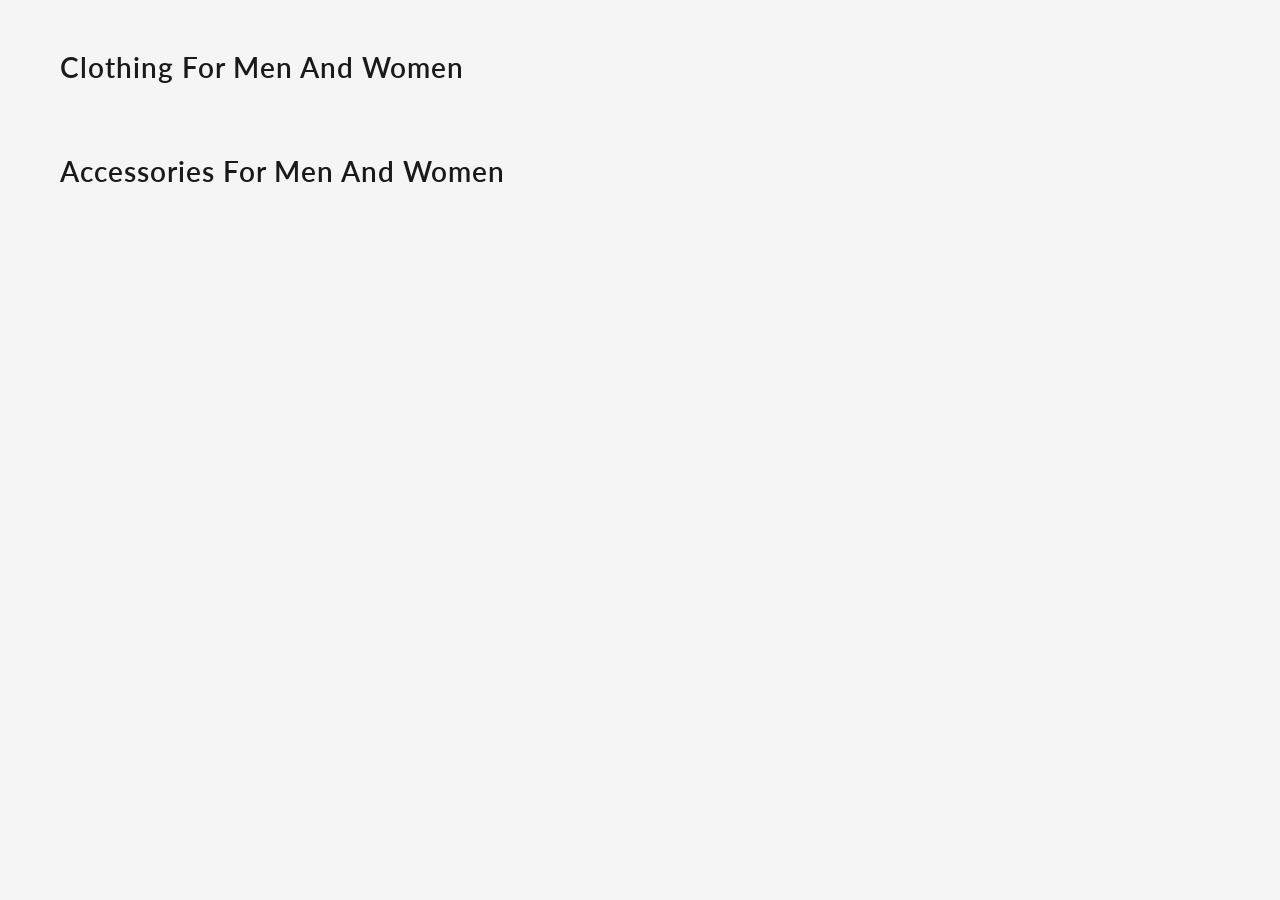
<file: content.html>
<!DOCTYPE html>
<html lang="en">
<head>
    <meta charset="UTF-8">
    <meta name="viewport" content="width=device-width, initial-scale=1.0">
    <meta http-equiv="X-UA-Compatible" content="ie=edge">
    <title> CONTENT | E-COMMERCE WEBSITE BY EDYODA </title>
    <link href="https://fonts.googleapis.com/css?family=Lato&display=swap" rel="stylesheet">
    <!-- favicon -->
    <link rel="icon" href="https://yt3.ggpht.com/a/AGF-l78km1YyNXmF0r3-0CycCA0HLA_i6zYn_8NZEg=s900-c-k-c0xffffffff-no-rj-mo" type="image/gif" sizes="16x16">

    <link rel="stylesheet" href="css/content.css">

</head>
<body>
    <!-- CONTENT SECTION -->
    <div id="mainContainer">
        <section class="products-section">
            <h1>Clothing for Men and Women</h1>
            <div id="containerClothing" class="products-grid">
                <!-- JS rendered code -->
            </div>
        </section>

        <section class="products-section">
            <h1>Accessories for Men and Women</h1>
            <div id="containerAccessories" class="products-grid">
                <!-- JS rendered code -->
            </div>
        </section>
    </div>
</body>
<script src="content.js"></script>
</html>
</file>
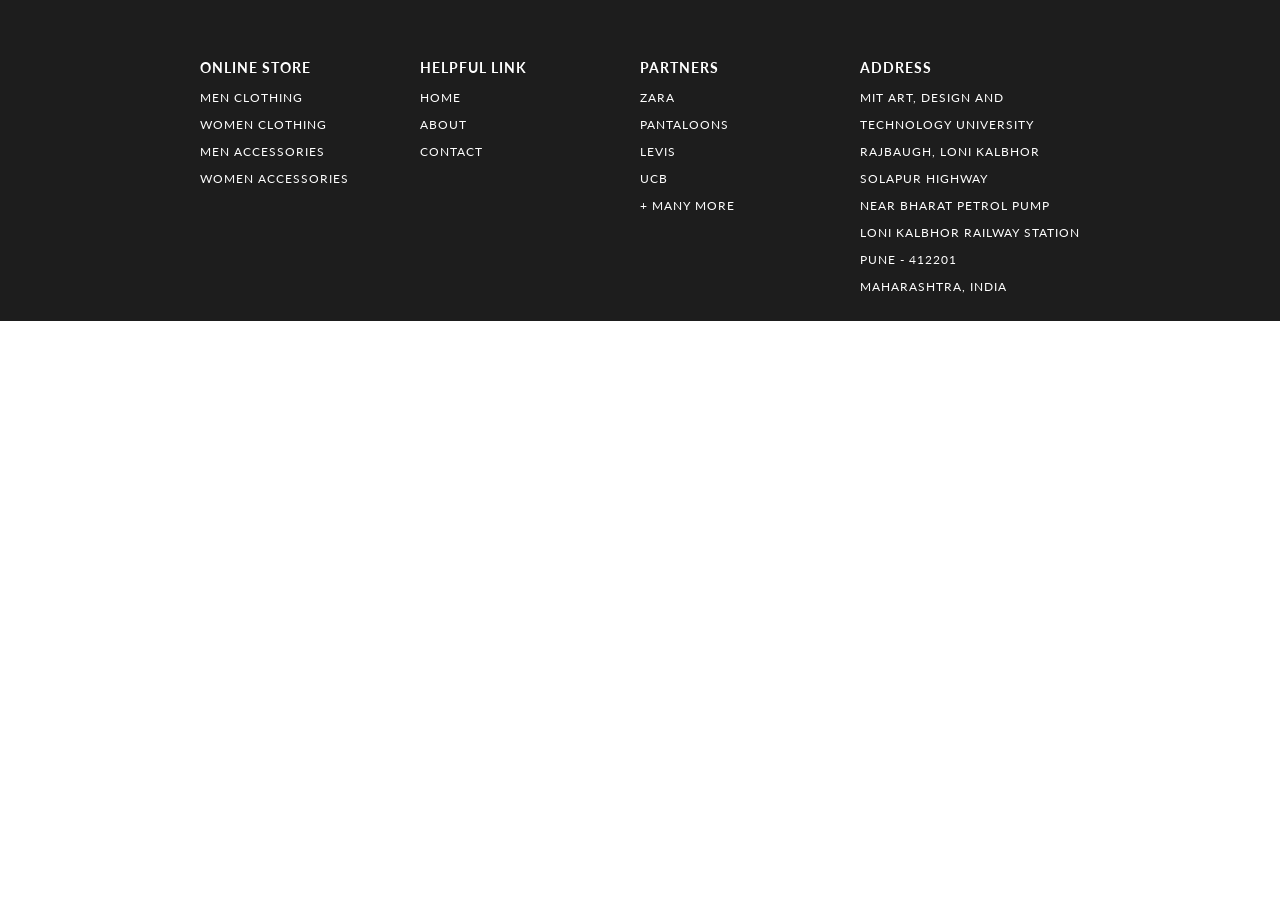
<file: footer.html>
<!DOCTYPE html>
<html lang="en">
<head>
    <meta charset="UTF-8">
    <meta name="viewport" content="width=device-width, initial-scale=1.0">
    <meta http-equiv="X-UA-Compatible" content="ie=edge">
    <title> FOOTER | E-COMMERCE WEBSITE </title>
    <!-- EXTERNAL LINKS -->
    <link href="https://fonts.googleapis.com/css?family=Source+Sans+Pro:300,400" rel="stylesheet">
    <link href="https://fonts.googleapis.com/css?family=Lato&display=swap" rel="stylesheet">
    <link rel="stylesheet" href="css/footer.css">
    <!-- Font Awesome for social icons -->
    <link rel="stylesheet" href="https://cdnjs.cloudflare.com/ajax/libs/font-awesome/5.15.4/css/all.min.css">
</head>

<body>
    <footer>
        <section>    
            <div id="containerFooter">
                
                <div id="webFooter">
                    <h3> online store </h3>
                    <p> men clothing </p>
                    <p> women clothing </p>
                    <p> men accessories </p>
                    <p> women accessories </p>
                </div>
                <div id="webFooter">
                    <h3> helpful link </h3>
                    <p> home </p>
                    <p> about </p>
                    <p> contact </p>
                </div>
                <div id="webFooter">
                    <h3> partners </h3>
                    <p> zara </p>
                    <p> pantaloons </p>
                    <p> levis </p>
                    <p> ucb </p>
                    <p> + many more </p>
                </div>
                <div id="webFooter">
                    <h3> address </h3>
                    <p> MIT Art, Design and </p>
                    <p> Technology University </p>
                    <p> Rajbaugh, Loni Kalbhor </p>
                    <p> Solapur Highway </p>
                    <p> Near Bharat Petrol Pump </p>
                    <p> Loni Kalbhor Railway Station </p>
                    <p> Pune - 412201 </p>
                    <p> Maharashtra, India </p>
                </div>
            </div>
        </section>

    </footer>
</body>
</html>
</file>
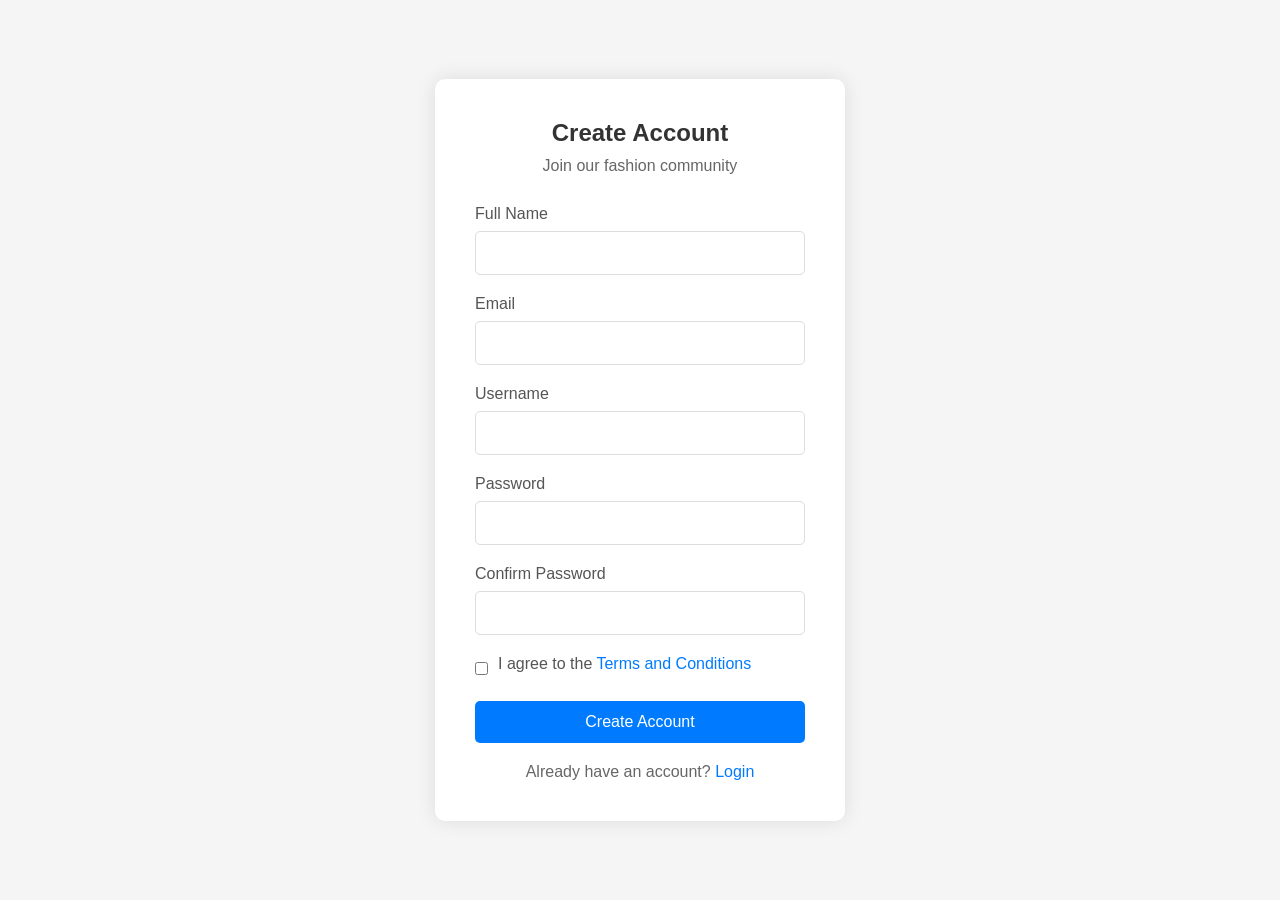
<file: register.html>
<!DOCTYPE html>
<html lang="en">
<head>
    <meta charset="UTF-8">
    <meta name="viewport" content="width=device-width, initial-scale=1.0">
    <title>Register - Fashion Store</title>
    <link rel="stylesheet" href="css/register.css">
</head>
<body>
    <div class="container">
        <div class="register-container">
            <h2>Create Account</h2>
            <p class="subtitle">Join our fashion community</p>
            
            <form id="registerForm" class="register-form">
                <div class="form-group">
                    <label for="fullName">Full Name</label>
                    <input type="text" id="fullName" name="fullName" required>
                </div>
                
                <div class="form-group">
                    <label for="email">Email</label>
                    <input type="email" id="email" name="email" required>
                </div>
                
                <div class="form-group">
                    <label for="username">Username</label>
                    <input type="text" id="username" name="username" required>
                </div>
                
                <div class="form-group">
                    <label for="password">Password</label>
                    <input type="password" id="password" name="password" required>
                </div>
                
                <div class="form-group">
                    <label for="confirmPassword">Confirm Password</label>
                    <input type="password" id="confirmPassword" name="confirmPassword" required>
                </div>
                
                <div class="form-group terms">
                    <input type="checkbox" id="terms" name="terms" required>
                    <label for="terms">I agree to the <a href="#">Terms and Conditions</a></label>
                </div>
                
                <button type="submit" class="register-btn">Create Account</button>
                
                <div class="form-footer">
                    <p>Already have an account? <a href="login.html">Login</a></p>
                </div>
            </form>
        </div>
    </div>
    <script src="js/register.js"></script>
</body>
</html>
</file>
<file: css/content.css>
/* Reset and Base Styles */
* {
    margin: 0;
    padding: 0;
    box-sizing: border-box;
}

body {
    margin: 0;
    font-family: 'Lato', sans-serif;
    background-color: #f5f5f5;
}

/* Main Container */
#mainContainer {
    max-width: 1200px;
    margin: 0 auto;
    padding: 20px;
}

/* Section Styles */
.products-section {
    margin-bottom: 40px;
}

h1 {
    font-size: 28px;
    font-weight: 600;
    color: rgb(27, 25, 25);
    margin: 30px 0;
    text-transform: capitalize;
    letter-spacing: 1px;
}

/* Product Grid */
.products-grid {
    display: grid;
    grid-template-columns: repeat(auto-fill, minmax(220px, 1fr));
    gap: 30px;
    padding: 0 20px;
}

/* Product Card */
#box {
    background-color: white;
    border-radius: 5px;
    overflow: hidden;
    transition: transform 0.3s ease, box-shadow 0.3s ease;
    cursor: pointer;
}

#box:hover {
    transform: translateY(-5px);
    box-shadow: 0 5px 15px rgba(0, 0, 0, 0.1);
}

/* Product Image */
#box img {
    width: 100%;
    height: 300px;
    object-fit: cover;
    display: block;
}

/* Product Details */
#details {
    padding: 15px;
}

#box h3 {
    font-size: 16px;
    margin-bottom: 8px;
    color: #333;
}

#box h4 {
    font-size: 14px;
    color: #666;
    font-weight: 400;
    margin-bottom: 8px;
}

#box h2 {
    font-size: 18px;
    color: #1e88e5;
    margin-bottom: 5px;
}

/* Links */
#box a {
    text-decoration: none;
    color: inherit;
}

/* Media Queries */
@media (max-width: 1200px) {
    #mainContainer {
        padding: 15px;
    }
    
    .products-grid {
        grid-template-columns: repeat(auto-fill, minmax(200px, 1fr));
        gap: 20px;
    }
}

@media (max-width: 768px) {
    h1 {
        font-size: 24px;
        margin: 20px 0;
    }
    
    .products-grid {
        grid-template-columns: repeat(auto-fill, minmax(180px, 1fr));
        gap: 15px;
    }
    
    #box img {
        height: 250px;
    }
}

@media (max-width: 480px) {
    h1 {
        font-size: 20px;
    }
    
    .products-grid {
        grid-template-columns: repeat(auto-fill, minmax(150px, 1fr));
        gap: 10px;
    }
    
    #box img {
        height: 200px;
    }
    
    #details {
        padding: 10px;
    }
}
</file>
<file: css/footer.css>
body
{
    margin: 0;
    font-family: 'Lato', sans-serif;
}

#containerFooter
{
    width: 100%;
    background-color: rgb(29, 29, 29);
    color: white;
    letter-spacing: 1px;
    display: grid;
    grid-template-columns: repeat(4, 1fr);
    text-transform: uppercase;
    font-size: 15px;
    padding: 15px 300px;
    box-sizing: border-box;
}
#containerFooter h3:hover, #containerFooter p:hover
{
    color: lightslategray;
    cursor: pointer;
}
#webFooter
{
    padding-top: 30px;
    font-size: 12px;
}
#credit 
{
    width: 100%;
    margin: auto;
    padding: 20px 0;
    text-align: center;
    background-color: rgb(29, 29, 29);
    color: white;
    font-size: 11px;
    letter-spacing: 1px;
}

#credit a
{
    color: white;
    text-decoration: none;
    position: relative;
}
#credit a::after
{
content: "";
background: white;
mix-blend-mode: exclusion;
width: calc(100% + 18px);
height: 0;
position: absolute;
bottom: -4px;
left: -10px;
transition: all .3s cubic-bezier(0.445, 0.05, 0.55, 0.95);
}
#credit a:hover::after
{
    height: calc(100% + 8px)
}

.profile-section {
    display: flex;
    align-items: center;
    justify-content: center;
    padding: 25px;
    gap: 20px;
    background: linear-gradient(to right, rgba(29,29,29,0.95), rgba(29,29,29,0.98));
}

.profile-photo {
    width: 80px;
    height: 80px;
    border-radius: 50%;
    object-fit: cover;
    border: 3px solid white;
    box-shadow: 0 2px 8px rgba(0,0,0,0.2);
}

.profile-info {
    text-align: left;
}

.developer-name {
    font-size: 16px;
    font-weight: bold;
    margin: 0 0 8px 0;
    color: white;
    letter-spacing: 0.5px;
}

.linkedin-link {
    display: flex;
    align-items: center;
    gap: 8px;
    color: #0077b5;
    text-decoration: none;
    font-size: 14px;
    transition: all 0.3s ease;
    padding: 5px 12px;
    border-radius: 4px;
    background: rgba(255,255,255,0.1);
}

.linkedin-link:hover {
    color: #00a0dc;
    background: rgba(255,255,255,0.15);
    transform: translateY(-1px);
}

.linkedin-link i {
    font-size: 18px;
}

/* ----------------------------- MEDIA QUERY --------------------------- */

@media(max-width: 1350px)
{
    #containerFooter
    {
        padding: 15px 200px;
    }
}
@media(max-width: 1166px)
{
    #containerFooter
    {
        padding: 15px 100px;
    }
}
@media(max-width: 950px)
{
    #containerFooter
    {
        padding: 15px 50px;
    }
}
@media(max-width: 850px)
{
    #containerFooter
    {
        font-size: 13px;
    }
    #webFooter
    {
        font-size: 10px;
    }
}
@media(max-width: 750px)
{
    #containerFooter
    {
        display: grid;
        grid-template-columns: 1fr 1fr;
        padding: 15px 100px;
    }
    #webFooter
    {
        padding: 15px 20px;
    }
}
@media(max-width: 540px)
{
    #containerFooter
    {
        padding: 0 25px;
    }
}
@media(max-width: 480px) {
    .profile-section {
        flex-direction: column;
        text-align: center;
        padding: 20px;
    }
    
    .profile-info {
        text-align: center;
    }
    
    .linkedin-link {
        justify-content: center;
        margin: 0 auto;
    }
    
    .profile-photo {
        width: 100px;
        height: 100px;
        border-width: 4px;
    }
}
</file>
<file: css/register.css>
* {
    margin: 0;
    padding: 0;
    box-sizing: border-box;
    font-family: 'Arial', sans-serif;
}

body {
    background-color: #f5f5f5;
    display: flex;
    justify-content: center;
    align-items: center;
    min-height: 100vh;
}

.container {
    width: 100%;
    max-width: 450px;
    padding: 20px;
}

.register-container {
    background-color: white;
    padding: 40px;
    border-radius: 10px;
    box-shadow: 0 0 20px rgba(0, 0, 0, 0.1);
}

h2 {
    color: #333;
    margin-bottom: 10px;
    text-align: center;
}

.subtitle {
    color: #666;
    margin-bottom: 30px;
    text-align: center;
}

.form-group {
    margin-bottom: 20px;
}

label {
    display: block;
    margin-bottom: 8px;
    color: #555;
    font-weight: 500;
}

input[type="text"],
input[type="email"],
input[type="password"] {
    width: 100%;
    padding: 12px;
    border: 1px solid #ddd;
    border-radius: 5px;
    font-size: 16px;
    transition: border-color 0.3s;
}

input[type="text"]:focus,
input[type="email"]:focus,
input[type="password"]:focus {
    border-color: #007bff;
    outline: none;
}

.terms {
    display: flex;
    align-items: center;
    margin-bottom: 20px;
}

.terms input {
    margin-right: 10px;
}

.terms a {
    color: #007bff;
    text-decoration: none;
}

.terms a:hover {
    text-decoration: underline;
}

.register-btn {
    width: 100%;
    padding: 12px;
    background-color: #007bff;
    color: white;
    border: none;
    border-radius: 5px;
    font-size: 16px;
    cursor: pointer;
    transition: background-color 0.3s;
}

.register-btn:hover {
    background-color: #0056b3;
}

.form-footer {
    margin-top: 20px;
    text-align: center;
}

.form-footer p {
    color: #666;
}

.form-footer a {
    color: #007bff;
    text-decoration: none;
}

.form-footer a:hover {
    text-decoration: underline;
}

@media (max-width: 480px) {
    .container {
        padding: 10px;
    }
    
    .register-container {
        padding: 20px;
    }
}
</file>
